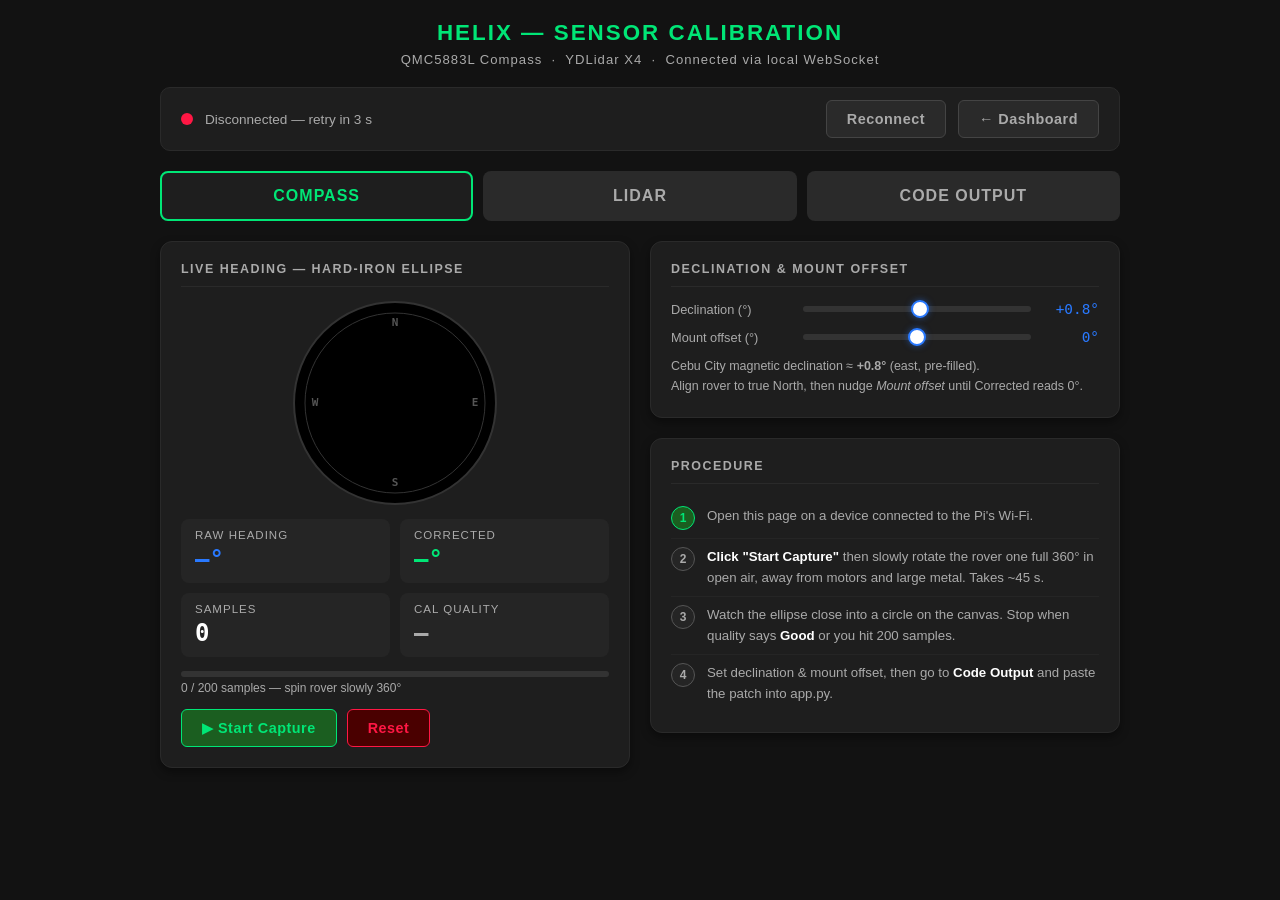
<file: Dashboard/calibrate.html>
<!DOCTYPE html>
<html lang="en">
<head>
<meta charset="UTF-8">
<meta name="viewport" content="width=device-width, initial-scale=1.0">
<title>Helix — Sensor Calibration</title>
<style>
/* ── Base (matches dashboard dark theme) ────────────────────── */
:root {
    --bg-dark:   #121212;
    --panel-bg:  #1e1e1e;
    --panel-2:   #252525;
    --text-main: #ffffff;
    --text-muted:#aaaaaa;
    --green:     #00e676;
    --blue:      #2979ff;
    --yellow:    #ffea00;
    --danger:    #ff1744;
    --orange:    #ff9800;
}
*, *::before, *::after { box-sizing: border-box; margin: 0; padding: 0; }
body {
    background: var(--bg-dark);
    color: var(--text-main);
    font-family: 'Segoe UI', Tahoma, Geneva, Verdana, sans-serif;
    padding: 20px;
    min-height: 100vh;
}
h1 {
    color: var(--green);
    text-align: center;
    letter-spacing: 2px;
    text-transform: uppercase;
    font-size: 1.4rem;
    margin-bottom: 6px;
}
.sub { text-align: center; color: var(--text-muted); font-size: 0.82rem; margin-bottom: 20px; letter-spacing: 1px; }
.shell { max-width: 960px; margin: 0 auto; }

/* ── Status bar ─────────────────────────────────────────────── */
.ws-bar {
    display: flex; align-items: center; gap: 12px;
    background: var(--panel-bg); padding: 12px 20px;
    border-radius: 10px; margin-bottom: 20px;
    border: 1px solid #2a2a2a;
}
.ws-dot { width: 12px; height: 12px; border-radius: 50%; background: var(--danger); flex-shrink: 0; transition: background .3s; }
.ws-dot.ok { background: var(--green); box-shadow: 0 0 8px rgba(0,230,118,0.5); }
#ws-label { font-size: 0.85rem; color: var(--text-muted); }

/* ── Tabs ───────────────────────────────────────────────────── */
.tabs { display: flex; gap: 10px; margin-bottom: 20px; }
.tab-btn {
    flex: 1; padding: 14px; background: #2a2a2a; color: var(--text-muted);
    border: 2px solid transparent; border-radius: 8px; font-size: 1rem;
    font-weight: bold; cursor: pointer; transition: all .25s; text-transform: uppercase; letter-spacing: 1px;
}
.tab-btn.active { background: var(--panel-bg); border-color: var(--green); color: var(--green); }

/* ── Panels ─────────────────────────────────────────────────── */
.panel { display: none; }
.panel.active { display: grid; grid-template-columns: 1fr 1fr; gap: 20px; }
#tab-output.active { display: block; }

/* ── Cards ──────────────────────────────────────────────────── */
.card {
    background: var(--panel-bg); border-radius: 12px;
    padding: 20px; border: 1px solid #2a2a2a;
    box-shadow: 0 4px 10px rgba(0,0,0,0.4);
}
.card.full { grid-column: 1 / -1; }
.card-title {
    font-size: 0.78rem; font-weight: bold; color: var(--text-muted);
    text-transform: uppercase; letter-spacing: 1.5px; margin-bottom: 14px;
    border-bottom: 1px solid #2a2a2a; padding-bottom: 10px;
}

/* ── Stat grid ──────────────────────────────────────────────── */
.stat-grid { display: grid; grid-template-columns: 1fr 1fr; gap: 10px; margin-bottom: 14px; }
.stat-box { background: #252525; border-radius: 8px; padding: 10px 14px; }
.stat-lbl { font-size: 0.72rem; color: var(--text-muted); text-transform: uppercase; letter-spacing: 1px; margin-bottom: 4px; }
.stat-val { font-size: 1.5rem; font-weight: bold; font-family: monospace; }
.green { color: var(--green); }
.yellow { color: var(--yellow); }
.red { color: var(--danger); }
.blue { color: var(--blue); }
.muted { color: var(--text-muted); }

/* ── Progress bar ───────────────────────────────────────────── */
.prog-wrap { height: 6px; background: #333; border-radius: 3px; overflow: hidden; margin: 6px 0 4px; }
.prog-fill { height: 100%; border-radius: 3px; background: var(--green); transition: width .4s; }
.prog-lbl { font-size: 0.75rem; color: var(--text-muted); }

/* ── Buttons ────────────────────────────────────────────────── */
.btn-row { display: flex; gap: 10px; margin-top: 14px; flex-wrap: wrap; }
.btn {
    padding: 10px 20px; border: none; border-radius: 6px;
    font-weight: bold; font-size: 0.9rem; cursor: pointer;
    transition: opacity .2s, transform .1s; letter-spacing: .5px;
}
.btn:hover { opacity: .85; }
.btn:active { transform: scale(.97); }
.btn:disabled { opacity: .35; cursor: not-allowed; }
.btn-green  { background: #1b5e20; color: var(--green); border: 1px solid var(--green); }
.btn-blue   { background: #0d1e4a; color: var(--blue);  border: 1px solid var(--blue);  }
.btn-danger { background: #4a0000; color: var(--danger); border: 1px solid var(--danger); }
.btn-orange { background: var(--orange); color: #000; }
.btn-muted  { background: #2a2a2a; color: var(--text-muted); border: 1px solid #444; }

/* ── Sliders ────────────────────────────────────────────────── */
.slider-row { display: flex; align-items: center; gap: 12px; margin-bottom: 12px; }
.slider-row label { font-size: 0.8rem; color: var(--text-muted); white-space: nowrap; min-width: 120px; }
.slider-row input[type=range] {
    flex: 1; -webkit-appearance: none; height: 6px;
    background: #333; border-radius: 3px; outline: none; cursor: pointer;
}
.slider-row input[type=range]::-webkit-slider-thumb {
    -webkit-appearance: none; width: 18px; height: 18px;
    border-radius: 50%; background: white; border: 2px solid var(--blue);
    box-shadow: 0 0 6px rgba(41,121,255,0.5);
}
.slider-row .slider-val {
    font-family: monospace; font-size: 0.9rem; min-width: 56px; text-align: right; color: var(--blue);
}

/* ── Steps ──────────────────────────────────────────────────── */
.step { display: flex; gap: 12px; align-items: flex-start; padding: 8px 0; border-bottom: 1px solid #252525; }
.step:last-child { border: none; }
.step-num {
    width: 24px; height: 24px; border-radius: 50%; border: 1px solid #555;
    font-size: 0.75rem; font-weight: bold; display: flex; align-items: center;
    justify-content: center; flex-shrink: 0; color: var(--text-muted); background: #252525;
}
.step-num.done { background: #1b5e20; border-color: var(--green); color: var(--green); }
.step p { font-size: 0.83rem; color: var(--text-muted); line-height: 1.55; }
.step p strong { color: var(--text-main); }

/* ── Canvas ─────────────────────────────────────────────────── */
canvas { display: block; background: #000; border-radius: 50%; border: 2px solid #333; }
#lidarCanvas { border-radius: 8px; border: 2px solid #2a2a2a; }

/* ── Sector grid ────────────────────────────────────────────── */
.sector-grid { display: grid; grid-template-columns: 1fr 1fr 1fr; gap: 8px; margin-bottom: 14px; }
.sector { background: #252525; border-radius: 8px; padding: 10px; text-align: center; border: 1px solid #333; }
.sector-lbl { font-size: 0.7rem; color: var(--text-muted); text-transform: uppercase; letter-spacing: 1px; margin-bottom: 4px; }
.sector-val { font-size: 1.6rem; font-weight: bold; font-family: monospace; color: var(--green); }
.sector-val.warn { color: var(--yellow); }
.sector-val.danger { color: var(--danger); }
.sector-sub { font-size: 0.68rem; color: #555; margin-top: 3px; }

/* ── Number inputs ──────────────────────────────────────────── */
.input-grid { display: grid; grid-template-columns: 1fr 1fr; gap: 10px; margin-bottom: 12px; }
.input-group label { display: block; font-size: 0.72rem; color: var(--text-muted); text-transform: uppercase; letter-spacing: 1px; margin-bottom: 5px; }
.input-group input[type=number] {
    width: 100%; padding: 10px; background: #252525; border: 1px solid #444;
    color: white; border-radius: 6px; font-family: monospace; font-size: 0.95rem;
}
.input-group input[type=number]:focus { outline: none; border-color: var(--blue); }

/* ── Code output ────────────────────────────────────────────── */
.code-block {
    background: #0d0d0d; border: 1px solid #2a2a2a; border-radius: 8px;
    padding: 16px; font-family: 'Courier New', monospace; font-size: 0.78rem;
    color: #ccc; white-space: pre; overflow-x: auto;
    line-height: 1.6; margin-bottom: 12px; max-height: 320px; overflow-y: auto;
}
.code-block .kw { color: #c792ea; }
.code-block .num { color: #f78c6c; }
.code-block .cm { color: #546e7a; }
.note { font-size: 0.78rem; color: var(--text-muted); line-height: 1.6; margin-top: 8px; }

/* ── Compass canvas centered ────────────────────────────────── */
.compass-wrap { display: flex; justify-content: center; margin-bottom: 14px; }

/* ── Obstacle highlight ─────────────────────────────────────── */
.obstacle-flag {
    display: none; align-items: center; gap: 8px;
    background: #4a0000; border: 1px solid var(--danger); border-radius: 6px;
    padding: 8px 14px; margin-bottom: 10px; font-size: 0.83rem; color: var(--danger);
    font-weight: bold; letter-spacing: .5px;
}
.obstacle-flag.active { display: flex; }
</style>
</head>
<body>
<div class="shell">

    <h1>Helix — Sensor Calibration</h1>
    <p class="sub">QMC5883L Compass &nbsp;·&nbsp; YDLidar X4 &nbsp;·&nbsp; Connected via local WebSocket</p>

    <!-- Status bar — no IP input; auto-connects to same host -->
    <div class="ws-bar">
        <div class="ws-dot" id="ws-dot"></div>
        <span id="ws-label">Connecting to Pi WebSocket…</span>
        <button class="btn btn-muted" onclick="wsReconnect()" style="margin-left:auto;">Reconnect</button>
        <a href="/" class="btn btn-muted" style="text-decoration:none;">← Dashboard</a>
    </div>

    <!-- Tabs -->
    <div class="tabs">
        <button class="tab-btn active" onclick="switchTab('compass')">Compass</button>
        <button class="tab-btn" onclick="switchTab('lidar')">LiDAR</button>
        <button class="tab-btn" onclick="switchTab('output')">Code Output</button>
    </div>

    <!-- ══ COMPASS TAB ══════════════════════════════════════════ -->
    <div class="panel active" id="tab-compass">

        <!-- Left col: canvas + live stats -->
        <div class="card">
            <div class="card-title">Live heading — hard-iron ellipse</div>
            <div class="compass-wrap">
                <canvas id="compassCanvas" width="200" height="200"></canvas>
            </div>
            <div class="stat-grid">
                <div class="stat-box">
                    <div class="stat-lbl">Raw heading</div>
                    <div class="stat-val blue" id="c-raw">—°</div>
                </div>
                <div class="stat-box">
                    <div class="stat-lbl">Corrected</div>
                    <div class="stat-val green" id="c-corrected">—°</div>
                </div>
                <div class="stat-box">
                    <div class="stat-lbl">Samples</div>
                    <div class="stat-val" id="c-samples">0</div>
                </div>
                <div class="stat-box">
                    <div class="stat-lbl">Cal quality</div>
                    <div class="stat-val muted" id="c-quality">—</div>
                </div>
            </div>
            <div class="prog-wrap"><div class="prog-fill" id="c-prog" style="width:0%"></div></div>
            <div class="prog-lbl" id="c-prog-lbl">0 / 200 samples — spin rover slowly 360°</div>
            <div class="btn-row">
                <button class="btn btn-green" id="btn-cal" onclick="toggleCal()">▶ Start Capture</button>
                <button class="btn btn-danger" onclick="resetCal()">Reset</button>
            </div>
        </div>

        <!-- Right col: offsets + steps -->
        <div style="display:flex;flex-direction:column;gap:20px;">

            <div class="card">
                <div class="card-title">Declination &amp; mount offset</div>
                <div class="slider-row">
                    <label>Declination (°)</label>
                    <input type="range" min="-30" max="30" value="0.8" step="0.1" id="decl-sl" oninput="onDecl()">
                    <span class="slider-val" id="decl-out">+0.8°</span>
                </div>
                <div class="slider-row">
                    <label>Mount offset (°)</label>
                    <input type="range" min="-180" max="180" value="0" step="1" id="mount-sl" oninput="onMount()">
                    <span class="slider-val" id="mount-out">0°</span>
                </div>
                <p class="note">
                    Cebu City magnetic declination ≈ <strong>+0.8°</strong> (east, pre-filled).<br>
                    Align rover to true North, then nudge <em>Mount offset</em> until Corrected reads 0°.
                </p>
            </div>

            <div class="card">
                <div class="card-title">Procedure</div>
                <div class="step"><div class="step-num done">1</div><p>Open this page on a device connected to the Pi's Wi-Fi.</p></div>
                <div class="step"><div class="step-num" id="s2">2</div><p><strong>Click "Start Capture"</strong> then slowly rotate the rover one full 360° in open air, away from motors and large metal. Takes ~45 s.</p></div>
                <div class="step"><div class="step-num" id="s3">3</div><p>Watch the ellipse close into a circle on the canvas. Stop when quality says <strong>Good</strong> or you hit 200 samples.</p></div>
                <div class="step"><div class="step-num" id="s4">4</div><p>Set declination &amp; mount offset, then go to <strong>Code Output</strong> and paste the patch into app.py.</p></div>
            </div>

        </div>
    </div>

    <!-- ══ LIDAR TAB ════════════════════════════════════════════ -->
    <div class="panel" id="tab-lidar">

        <!-- Left col: live sweep canvas + sector readings -->
        <div class="card">
            <div class="card-title">Live sector distances</div>
            <div class="obstacle-flag" id="obs-flag">⚠ OBSTACLE &lt; THRESHOLD IN FRONT</div>
            <div class="sector-grid">
                <div class="sector">
                    <div class="sector-lbl">Left</div>
                    <div class="sector-val" id="l-left">—</div>
                    <div class="sector-sub" id="l-left-rng">315°–45°</div>
                </div>
                <div class="sector">
                    <div class="sector-lbl">Front</div>
                    <div class="sector-val" id="l-front">—</div>
                    <div class="sector-sub" id="l-front-rng">45°–135°</div>
                </div>
                <div class="sector">
                    <div class="sector-lbl">Right</div>
                    <div class="sector-val" id="l-right">—</div>
                    <div class="sector-sub" id="l-right-rng">135°–225°</div>
                </div>
            </div>
            <canvas id="lidarCanvas" width="280" height="150" style="display:block;margin:0 auto;border-radius:8px;"></canvas>
        </div>

        <!-- Right col: rotation offset + sector editor -->
        <div style="display:flex;flex-direction:column;gap:20px;">

            <div class="card">
                <div class="card-title">Mount rotation offset</div>
                <div class="slider-row">
                    <label>Rotation (°)</label>
                    <input type="range" min="-180" max="180" value="0" step="1" id="rot-sl" oninput="onRot()">
                    <span class="slider-val" id="rot-out">0°</span>
                </div>
                <p class="note">
                    LiDAR 0° = cable exit direction.<br>
                    Place an obstacle <strong>directly in front</strong> of the rover. Adjust offset until
                    the Front sector shows the shortest distance. Positive = rotate clockwise.
                </p>
            </div>

            <div class="card">
                <div class="card-title">Sector arc editor</div>
                <div class="input-grid">
                    <div class="input-group">
                        <label>Front arc start (°)</label>
                        <input type="number" id="f-start" value="45" min="0" max="359" oninput="onSectors()">
                    </div>
                    <div class="input-group">
                        <label>Front arc end (°)</label>
                        <input type="number" id="f-end" value="135" min="1" max="360" oninput="onSectors()">
                    </div>
                    <div class="input-group">
                        <label>Right arc end (°)</label>
                        <input type="number" id="r-end" value="225" min="1" max="360" oninput="onSectors()">
                    </div>
                    <div class="input-group">
                        <label>Obstacle threshold (m)</label>
                        <input type="number" id="thresh" value="0.5" min="0.1" max="5" step="0.1" oninput="onSectors()">
                    </div>
                </div>
                <p class="note">Left sector = everything outside front &amp; right arcs.</p>
            </div>

        </div>
    </div>

    <!-- ══ CODE OUTPUT TAB ══════════════════════════════════════ -->
    <div class="panel" id="tab-output">

        <div class="card" style="margin-bottom:20px;">
            <div class="card-title">compass_loop patch — paste into app.py</div>
            <div class="code-block" id="out-compass">Run calibration first.</div>
            <div class="btn-row">
                <button class="btn btn-blue" onclick="copyBlock('out-compass', this)">Copy</button>
            </div>
        </div>

        <div class="card" style="margin-bottom:20px;">
            <div class="card-title">lidar_loop patch — paste into app.py</div>
            <div class="code-block" id="out-lidar">Adjust sectors first.</div>
            <div class="btn-row">
                <button class="btn btn-blue" onclick="copyBlock('out-lidar', this)">Copy</button>
            </div>
        </div>

        <div class="card">
            <div class="card-title">How to apply</div>
            <div class="step"><div class="step-num done">1</div><p>Copy the <strong>compass_loop patch</strong>. In app.py, find the heading calculation block inside <code>compass_loop()</code> and replace with the patch.</p></div>
            <div class="step"><div class="step-num done">2</div><p>Copy the <strong>lidar_loop patch</strong>. In app.py, find the sector extraction lines inside <code>lidar_loop()</code> and replace with the patch.</p></div>
            <div class="step"><div class="step-num done">3</div><p>Restart the app on the Pi:<br><code>sudo systemctl restart helix</code> &nbsp; or &nbsp; <code>python3 app.py</code></p></div>
            <div class="step"><div class="step-num done">4</div><p>Back on the dashboard, confirm the heading arrow points north when the rover faces north, and the radar reacts only to real obstacles in front.</p></div>
        </div>

    </div><!-- end output -->
</div><!-- end shell -->

<script>
// =============================================================
// WebSocket — auto-connect to same host, no IP entry needed
// =============================================================
let ws = null;

function wsConnect() {
    ws = new WebSocket(`ws://${location.hostname}:8000/ws`);

    ws.onopen = () => {
        document.getElementById('ws-dot').className = 'ws-dot ok';
        document.getElementById('ws-label').textContent = `Connected — ${location.hostname}:8000`;
    };
    ws.onclose = () => {
        document.getElementById('ws-dot').className = 'ws-dot';
        document.getElementById('ws-label').textContent = 'Disconnected — retry in 3 s';
        setTimeout(wsConnect, 3000);
    };
    ws.onerror = () => {};
    ws.onmessage = (e) => handleMsg(JSON.parse(e.data));
}

function wsReconnect() {
    if (ws) { ws.onclose = null; ws.close(); }
    wsConnect();
}

wsConnect();

// =============================================================
// Message dispatcher
// =============================================================
function handleMsg(data) {
    if (data.type === 'gps') {
        const raw = data.heading;
        document.getElementById('c-raw').textContent = raw.toFixed(1) + '°';
        const corr = applyCorrection(raw);
        document.getElementById('c-corrected').textContent = corr.toFixed(1) + '°';
        if (calActive) addSample(raw);
        redrawCompass(corr, raw);
    }
    if (data.type === 'radar') {
        lastRadar = { front: data.front, left: data.left, right: data.right };
        updateLidarDisplay();
    }
}

// =============================================================
// Tab switching
// =============================================================
function switchTab(name) {
    document.querySelectorAll('.tab-btn').forEach((b, i) => {
        b.classList.toggle('active', ['compass','lidar','output'][i] === name);
    });
    document.querySelectorAll('.panel').forEach(p => p.classList.remove('active'));
    document.getElementById('tab-' + name).classList.add('active');
    if (name === 'output') buildCodeOutput();
}

// =============================================================
// Compass calibration
// =============================================================
let calActive = false;
let samples = [];                          // { x, y } unit-vector samples
let xMin=Infinity,xMax=-Infinity,yMin=Infinity,yMax=-Infinity;
let decl = 0.8, mountOff = 0;

function applyCorrection(rawDeg) {
    const hi = hardIronOffsets();
    if (!hi) return ((rawDeg + decl + mountOff) % 360 + 360) % 360;
    const rad = rawDeg * Math.PI / 180;
    const xc = (Math.cos(rad) - hi.ox) * hi.sx;
    const yc = (Math.sin(rad) - hi.oy) * hi.sy;
    let h = Math.atan2(yc, xc) * 180 / Math.PI;
    if (h < 0) h += 360;
    return ((h + decl + mountOff) % 360 + 360) % 360;
}

function hardIronOffsets() {
    if (samples.length < 10) return null;
    const ox = (xMin + xMax) / 2, oy = (yMin + yMax) / 2;
    const sx = (xMax > xMin) ? 2 / (xMax - xMin) : 1;
    const sy = (yMax > yMin) ? 2 / (yMax - yMin) : 1;
    return { ox, oy, sx, sy };
}

function toggleCal() {
    calActive = !calActive;
    const btn = document.getElementById('btn-cal');
    btn.textContent = calActive ? '⏹ Stop Capture' : '▶ Start Capture';
    btn.className = calActive ? 'btn btn-danger' : 'btn btn-green';
    if (calActive) {
        document.getElementById('s2').className = 'step-num done';
    }
}

function resetCal() {
    calActive = false;
    samples = [];
    xMin=Infinity;xMax=-Infinity;yMin=Infinity;yMax=-Infinity;
    ['btn-cal'].forEach(id => {
        const b = document.getElementById(id);
        b.textContent = '▶ Start Capture'; b.className = 'btn btn-green';
    });
    ['s2','s3','s4'].forEach(id => document.getElementById(id).className = 'step-num');
    document.getElementById('c-samples').textContent = '0';
    document.getElementById('c-quality').textContent = '—';
    document.getElementById('c-quality').className = 'stat-val muted';
    document.getElementById('c-prog').style.width = '0%';
    document.getElementById('c-prog-lbl').textContent = '0 / 200 samples — spin rover slowly 360°';
    drawCompassBlank();
}

function addSample(headingDeg) {
    const rad = headingDeg * Math.PI / 180;
    const x = Math.cos(rad), y = Math.sin(rad);
    samples.push({ x, y });
    if (x < xMin) xMin = x; if (x > xMax) xMax = x;
    if (y < yMin) yMin = y; if (y > yMax) yMax = y;

    const n = samples.length;
    const pct = Math.min(n / 200 * 100, 100);
    document.getElementById('c-samples').textContent = n;
    document.getElementById('c-prog').style.width = pct + '%';
    document.getElementById('c-prog-lbl').textContent = `${n} / 200 samples`;

    if (n >= 200) {
        calActive = false;
        document.getElementById('btn-cal').textContent = '✔ Capture Complete';
        document.getElementById('btn-cal').className = 'btn btn-muted';
        document.getElementById('s3').className = 'step-num done';
        document.getElementById('s4').className = 'step-num done';
    }

    // Quality score: ratio of minor to major axis (1.0 = perfect circle)
    const xRange = xMax - xMin, yRange = yMax - yMin;
    const ratio = (xRange > 0 && yRange > 0) ? Math.min(xRange, yRange) / Math.max(xRange, yRange) : 0;
    const qEl = document.getElementById('c-quality');
    if (n < 20) {
        qEl.textContent = 'Collecting…'; qEl.className = 'stat-val muted';
    } else if (ratio > 0.82) {
        qEl.textContent = 'Good'; qEl.className = 'stat-val green';
        if (n >= 40) document.getElementById('s3').className = 'step-num done';
    } else {
        qEl.textContent = 'Keep rotating'; qEl.className = 'stat-val yellow';
    }

    drawEllipse();
    buildCodeOutput();
}

// ── Compass canvas ────────────────────────────────────────────
const CC = document.getElementById('compassCanvas');
const cctx = CC.getContext('2d');
const CW = CC.width, CH = CC.height, CCX = CW/2, CCY = CH/2, CR = CW/2 - 10;

function drawCompassBlank() {
    cctx.clearRect(0, 0, CW, CH);
    cctx.strokeStyle = '#333'; cctx.lineWidth = 1;
    cctx.beginPath(); cctx.arc(CCX, CCY, CR, 0, Math.PI*2); cctx.stroke();
    // Cardinal labels
    cctx.fillStyle = '#555'; cctx.font = 'bold 11px monospace'; cctx.textAlign = 'center'; cctx.textBaseline = 'middle';
    cctx.fillText('N', CCX, CCY - CR + 10);
    cctx.fillText('S', CCX, CCY + CR - 10);
    cctx.fillText('E', CCX + CR - 10, CCY);
    cctx.fillText('W', CCX - CR + 10, CCY);
}

function drawEllipse() {
    cctx.clearRect(0, 0, CW, CH);
    // Ring
    cctx.strokeStyle = '#2a2a2a'; cctx.lineWidth = 1;
    cctx.beginPath(); cctx.arc(CCX, CCY, CR, 0, Math.PI*2); cctx.stroke();

    if (samples.length < 2) return;
    const ox = (xMin+xMax)/2, oy = (yMin+yMax)/2;
    const scale = CR * 0.9 / Math.max((xMax-xMin)/2, (yMax-yMin)/2, 0.0001);

    // Dots
    cctx.fillStyle = 'rgba(41,121,255,0.5)';
    for (const s of samples) {
        const px = CCX + (s.x - ox) * scale;
        const py = CCY - (s.y - oy) * scale;
        cctx.beginPath(); cctx.arc(px, py, 2, 0, Math.PI*2); cctx.fill();
    }

    // Centre cross (bias offset)
    cctx.strokeStyle = '#ff1744'; cctx.lineWidth = 1.5;
    const bx = CCX + (0 - ox)*scale, by = CCY - (0 - oy)*scale;
    cctx.beginPath(); cctx.moveTo(bx-6,by); cctx.lineTo(bx+6,by); cctx.stroke();
    cctx.beginPath(); cctx.moveTo(bx,by-6); cctx.lineTo(bx,by+6); cctx.stroke();

    // Cardinals
    cctx.fillStyle = '#555'; cctx.font = 'bold 11px monospace'; cctx.textAlign='center'; cctx.textBaseline='middle';
    cctx.fillText('N',CCX,CCY-CR+10); cctx.fillText('S',CCX,CCY+CR-10);
    cctx.fillText('E',CCX+CR-10,CCY); cctx.fillText('W',CCX-CR+10,CCY);
}

let lastCompassCorr = 0;
function redrawCompass(corrDeg, rawDeg) {
    lastCompassCorr = corrDeg;
    if (samples.length > 1) { drawEllipse(); return; }  // show ellipse while calibrating
    cctx.clearRect(0, 0, CW, CH);
    cctx.strokeStyle = '#2a2a2a'; cctx.lineWidth = 1;
    cctx.beginPath(); cctx.arc(CCX, CCY, CR, 0, Math.PI*2); cctx.stroke();
    // Cardinal labels
    cctx.fillStyle = '#555'; cctx.font = 'bold 11px monospace'; cctx.textAlign='center'; cctx.textBaseline='middle';
    cctx.fillText('N',CCX,CCY-CR+10); cctx.fillText('S',CCX,CCY+CR-10);
    cctx.fillText('E',CCX+CR-10,CCY); cctx.fillText('W',CCX-CR+10,CCY);
    // Arrow
    const rad = (corrDeg - 90) * Math.PI / 180;
    cctx.strokeStyle = '#2979ff'; cctx.lineWidth = 2.5;
    cctx.shadowBlur = 10; cctx.shadowColor = '#2979ff';
    cctx.beginPath(); cctx.moveTo(CCX, CCY);
    cctx.lineTo(CCX + (CR-14)*Math.cos(rad), CCY + (CR-14)*Math.sin(rad));
    cctx.stroke(); cctx.shadowBlur = 0;
    // North tick
    cctx.strokeStyle = '#00e676'; cctx.lineWidth = 2;
    cctx.beginPath(); cctx.moveTo(CCX, CCY-CR+2); cctx.lineTo(CCX, CCY-CR+10); cctx.stroke();
}

function onDecl() {
    decl = parseFloat(document.getElementById('decl-sl').value);
    document.getElementById('decl-out').textContent = (decl >= 0 ? '+' : '') + decl.toFixed(1) + '°';
    buildCodeOutput();
}
function onMount() {
    mountOff = parseInt(document.getElementById('mount-sl').value);
    document.getElementById('mount-out').textContent = (mountOff >= 0 ? '+' : '') + mountOff + '°';
    buildCodeOutput();
}

// =============================================================
// LiDAR display
// =============================================================
let lastRadar = { front: 9.9, left: 9.9, right: 9.9 };
let rotOff = 0, fStart = 45, fEnd = 135, rEnd = 225, threshold = 0.5;

function onRot() {
    rotOff = parseInt(document.getElementById('rot-sl').value);
    document.getElementById('rot-out').textContent = (rotOff >= 0 ? '+' : '') + rotOff + '°';
    buildCodeOutput();
}
function onSectors() {
    fStart    = parseInt(document.getElementById('f-start').value) || 45;
    fEnd      = parseInt(document.getElementById('f-end').value)   || 135;
    rEnd      = parseInt(document.getElementById('r-end').value)   || 225;
    threshold = parseFloat(document.getElementById('thresh').value) || 0.5;
    document.getElementById('l-front-rng').textContent = `${fStart}°–${fEnd}°`;
    document.getElementById('l-right-rng').textContent = `${fEnd}°–${rEnd}°`;
    document.getElementById('l-left-rng').textContent  = `${rEnd}°–360°+0°–${fStart}°`;
    buildCodeOutput();
}

function distClass(v) {
    if (v >= 9.9) return '';
    if (v < threshold) return 'danger';
    if (v < threshold * 2.5) return 'warn';
    return '';
}

function updateLidarDisplay() {
    const fmt = v => v >= 9.9 ? '—' : v.toFixed(2) + 'm';
    ['front','left','right'].forEach(s => {
        const el = document.getElementById('l-' + s);
        el.textContent = fmt(lastRadar[s]);
        el.className = 'sector-val ' + distClass(lastRadar[s]);
    });
    const obsFlag = document.getElementById('obs-flag');
    obsFlag.classList.toggle('active', lastRadar.front < threshold && lastRadar.front < 9.9);
    drawLidar();
}

const LC = document.getElementById('lidarCanvas');
const lctx = LC.getContext('2d');
const LW = LC.width, LH = LC.height, LCX = LW/2, LCY = LH - 10, LR = LH - 20;

function drawLidar() {
    lctx.clearRect(0, 0, LW, LH);
    // Range rings
    [0.33, 0.66, 1].forEach(f => {
        lctx.strokeStyle = '#222'; lctx.lineWidth = 0.5;
        lctx.beginPath(); lctx.arc(LCX, LCY, LR*f, Math.PI, Math.PI*2); lctx.stroke();
    });

    const sectors = [
        { val: lastRadar.left,  sD: rEnd,  eD: 360+fStart, color: '#2979ff' },
        { val: lastRadar.front, sD: fStart, eD: fEnd,       color: '#00e676' },
        { val: lastRadar.right, sD: fEnd,   eD: rEnd,       color: '#ffea00' },
    ];

    sectors.forEach(s => {
        const dist = Math.min(s.val >= 9.9 ? 5 : s.val, 5);
        const pr   = dist / 5 * LR;
        const r1   = (s.sD - 90) * Math.PI / 180;
        const r2   = (s.eD - 90) * Math.PI / 180;
        lctx.beginPath();
        lctx.moveTo(LCX, LCY);
        lctx.arc(LCX, LCY, pr, r1, r2);
        lctx.closePath();
        lctx.fillStyle = s.color + '33';
        lctx.fill();
        lctx.strokeStyle = s.color + '88';
        lctx.lineWidth = 1.5;
        lctx.stroke();
    });

    // Outer arc
    lctx.strokeStyle = '#333'; lctx.lineWidth = 1;
    lctx.beginPath(); lctx.arc(LCX, LCY, LR, Math.PI, Math.PI*2); lctx.stroke();

    // Forward tick
    lctx.strokeStyle = '#00e676'; lctx.lineWidth = 2;
    lctx.beginPath(); lctx.moveTo(LCX, LCY); lctx.lineTo(LCX, LCY - LR); lctx.stroke();
}

// =============================================================
// Code output generation
// =============================================================
function buildCodeOutput() {
    const hi = hardIronOffsets();

    // ── Compass patch ──────────────────────────────────────────
    let cp;
    if (!hi) {
        cp = '# Complete compass calibration first (need ≥ 10 samples).\n# Spin the rover 360° with capture running.';
    } else {
        cp =
`# ── Compass hard-iron calibration ──────────────────────────────────────
# Generated by Helix Calibration Tool  |  samples: ${samples.length}
# Add these constants near the top of app.py (outside any function):

COMPASS_OFFSET_X    = ${hi.ox.toFixed(5)}
COMPASS_OFFSET_Y    = ${hi.oy.toFixed(5)}
COMPASS_SCALE_X     = ${hi.sx.toFixed(5)}
COMPASS_SCALE_Y     = ${hi.sy.toFixed(5)}
COMPASS_DECLINATION = ${decl.toFixed(2)}   # degrees east positive
COMPASS_MOUNT_OFFSET= ${mountOff}           # degrees, CW positive

# ── Replace the heading calculation block inside compass_loop() ──────────
# (the lines that read x, y, compute heading_rad, heading_deg, and set
#  gps_state["heading"]).  Paste this in their place:

            x_cal = (x - COMPASS_OFFSET_X) * COMPASS_SCALE_X
            y_cal = (y - COMPASS_OFFSET_Y) * COMPASS_SCALE_Y
            heading_rad = math.atan2(y_cal, x_cal)
            heading_deg = math.degrees(heading_rad)
            if heading_deg < 0:
                heading_deg += 360.0
            heading_deg = (heading_deg
                           + COMPASS_DECLINATION
                           + COMPASS_MOUNT_OFFSET) % 360
            gps_state["heading"] = heading_deg`;
    }
    document.getElementById('out-compass').textContent = cp;

    // ── LiDAR patch ────────────────────────────────────────────
    const lp =
`# ── LiDAR sector calibration ────────────────────────────────────────────
# Mount rotation offset : ${rotOff >= 0 ? '+' : ''}${rotOff}°
# Front sector          : ${fStart}° – ${fEnd}°
# Right sector          : ${fEnd}° – ${rEnd}°
# Left sector           : ${rEnd}°–360° + 0°–${fStart}°
# Obstacle threshold    : ${threshold} m
#
# Add this constant near the top of app.py:
LIDAR_ROTATION_OFFSET = ${rotOff}

# ── Replace the sector extraction block inside lidar_loop() ──────────────
# (the three lines that build front/left/right lists and compute minimums).
# Paste this in their place:

            def _r(deg):
                return (deg + LIDAR_ROTATION_OFFSET) % 360

            raw_front = [scan.get(_r(i), 0) for i in range(${fStart}, ${fEnd})]
            raw_right = [scan.get(_r(i), 0) for i in range(${fEnd}, ${rEnd})]
            raw_left  = ([scan.get(_r(i), 0) for i in range(${rEnd}, 360)]
                         + [scan.get(_r(i), 0) for i in range(0, ${fStart})])

            radar_data["front"] = min(
                (d / 1000 for d in raw_front if d > 0), default=9.9)
            radar_data["right"] = min(
                (d / 1000 for d in raw_right if d > 0), default=9.9)
            radar_data["left"]  = min(
                (d / 1000 for d in raw_left  if d > 0), default=9.9)

# Also update the obstacle check in auto_nav_loop() if you changed threshold:
#   if radar_data["front"] < ${threshold}:`;
    document.getElementById('out-lidar').textContent = lp;
}

// =============================================================
// Copy button
// =============================================================
function copyBlock(id, btn) {
    const text = document.getElementById(id).textContent;
    navigator.clipboard.writeText(text).then(() => {
        const orig = btn.textContent;
        btn.textContent = '✔ Copied!';
        btn.className = 'btn btn-green';
        setTimeout(() => { btn.textContent = orig; btn.className = 'btn btn-blue'; }, 2000);
    });
}

// =============================================================
// Init
// =============================================================
drawCompassBlank();
drawLidar();
buildCodeOutput();
onSectors();
</script>
</body>
</html>
</file>
